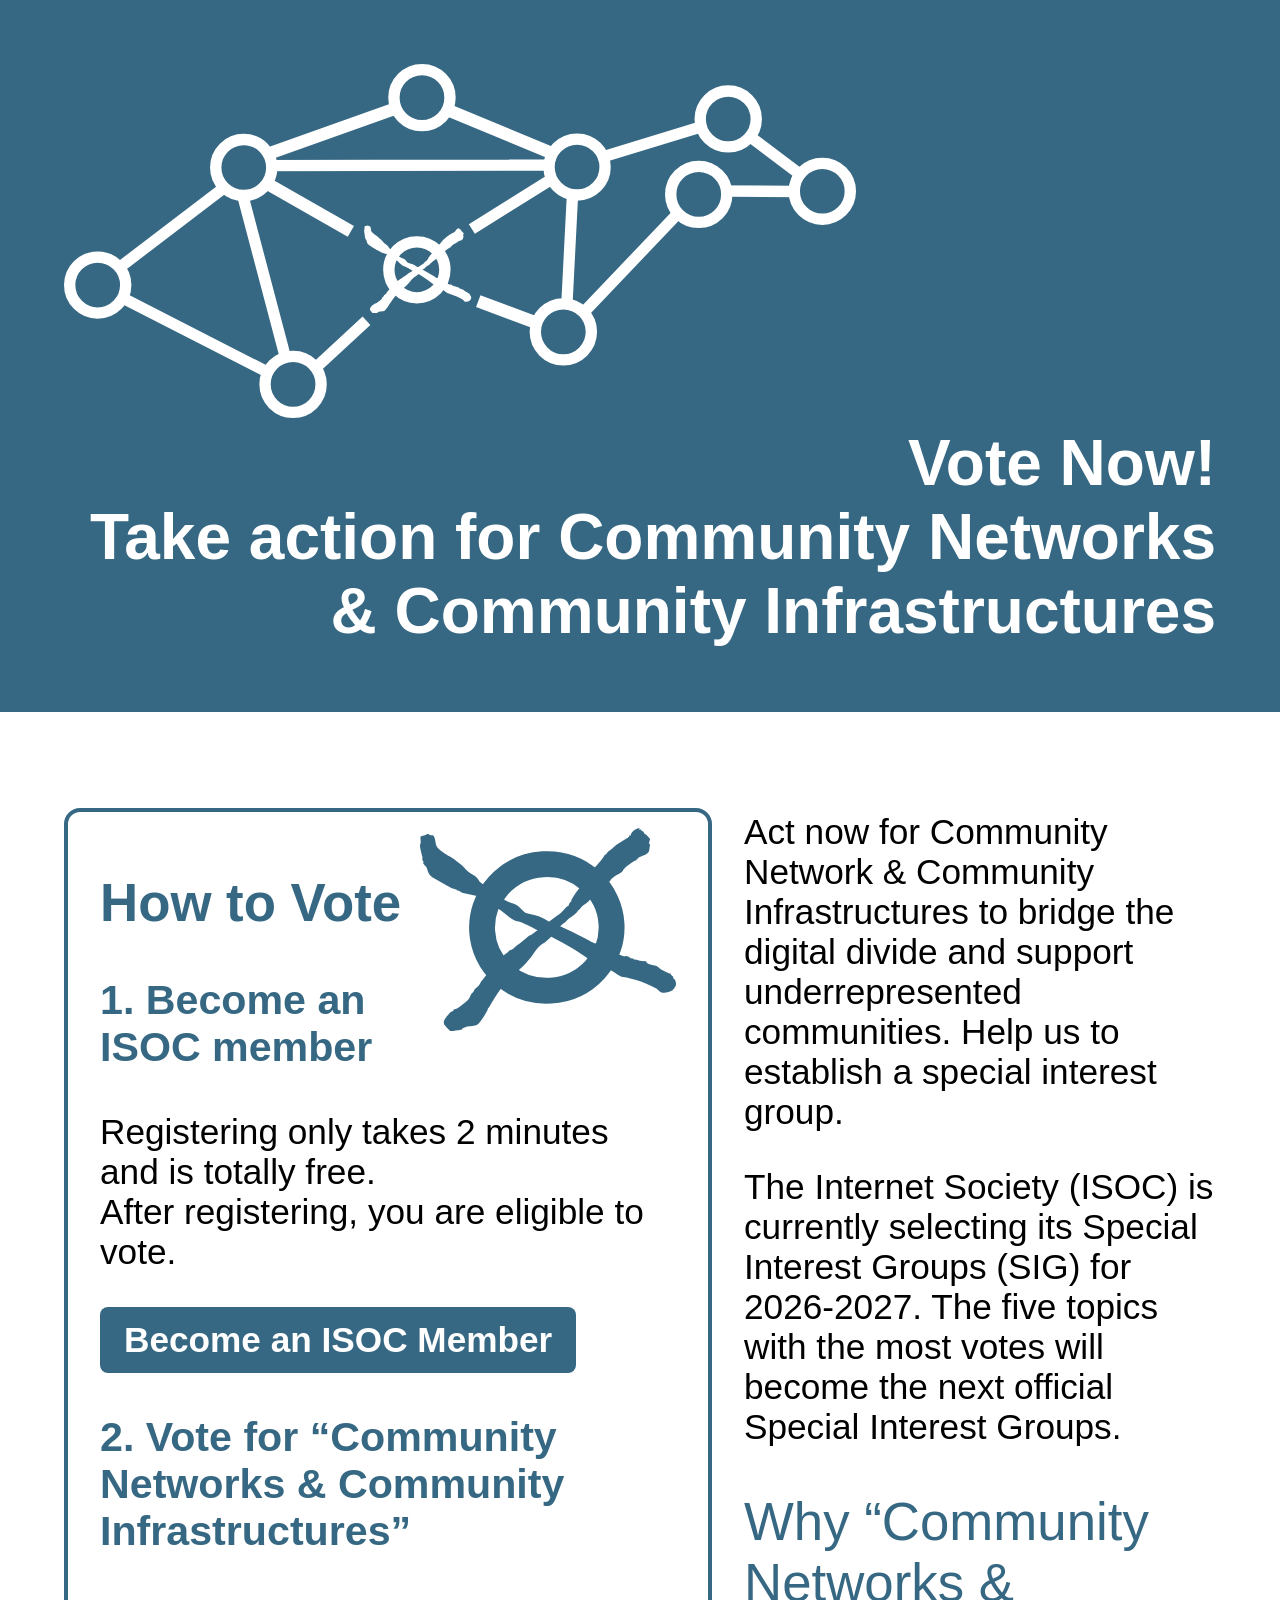
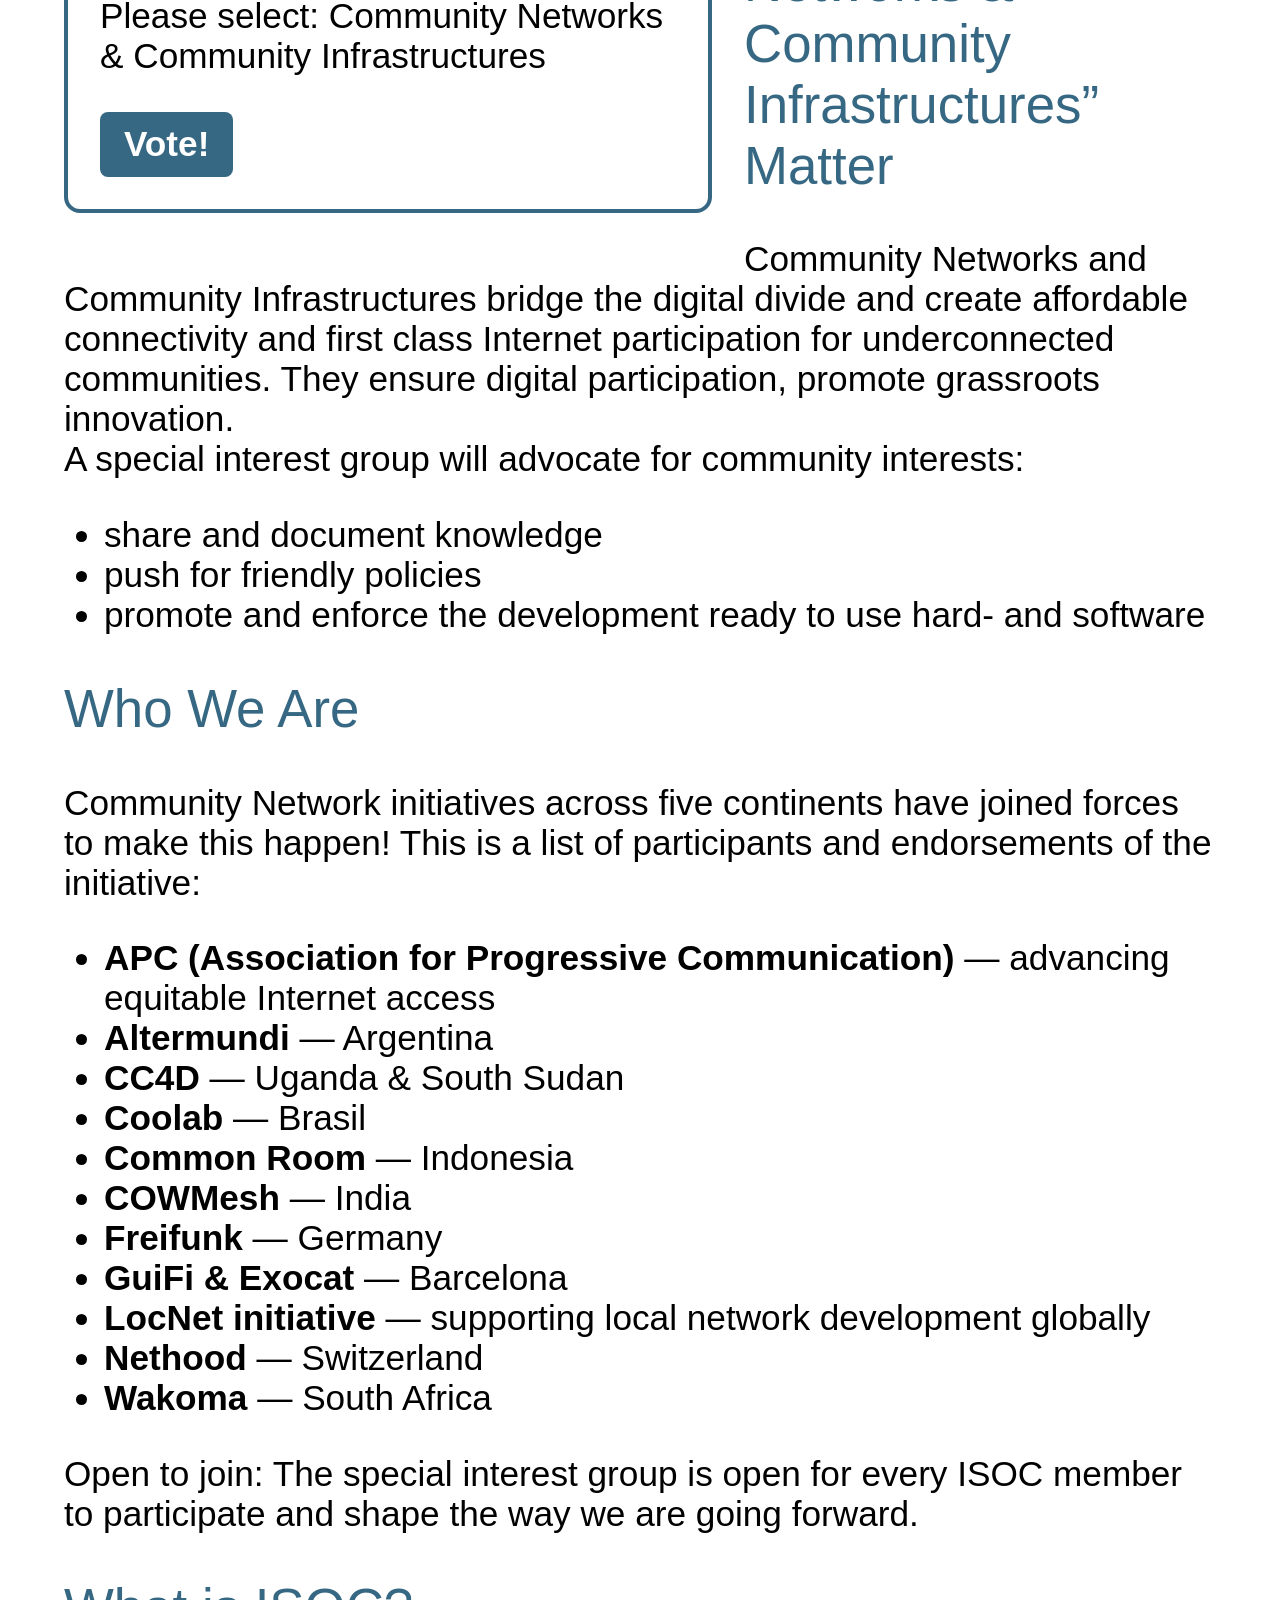
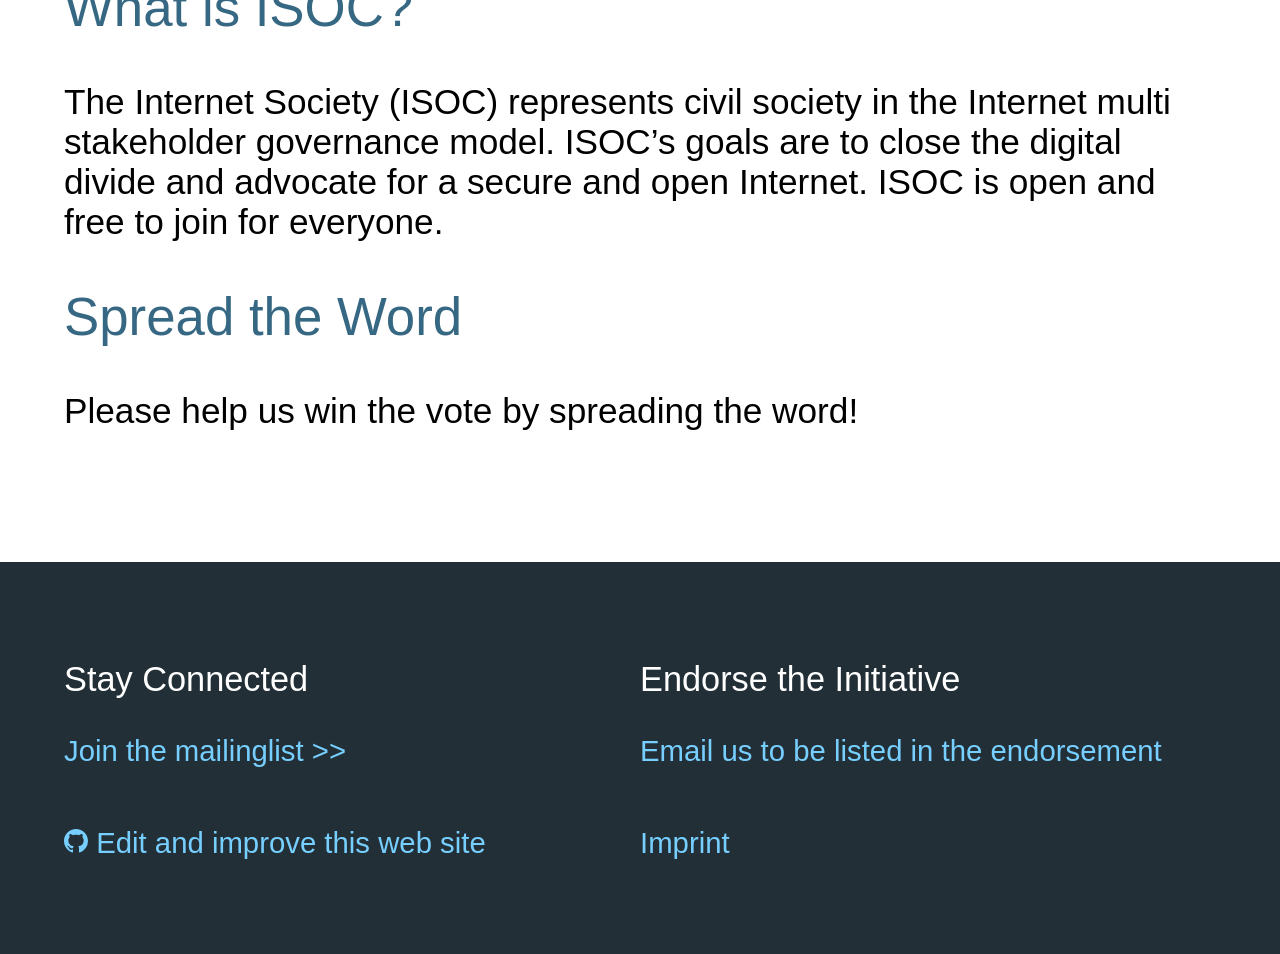
<file: index.html>
<!DOCTYPE html>
<html lang="en">

<head>
  <meta charset="UTF-8" />
  <meta name="viewport" content="width=device-width, initial-scale=1.0" />
  <title>Vote Now! Community Networks & Community Infrastructures</title>
  <link rel="stylesheet" href="vote-now.css" type="text/css">

  <meta property="og:url" content="https://isoc-sig.beta.freifunk.net/vote-now.html">
  <meta property="og:site_name"
    content="Community Networks & Community Infrastructures Special Interest Group Initiative">
  <meta property="og:title" content="Vote Now! for Community Networks & Community Infrastructures">
  <meta property="og:description"
    content="Help us win the vote for an ISOC Special Interest Group for Community Networks & Community Infrastructures">
  <meta property="og:image:width" content="1024">
  <meta property="og:image:height" content="683">
  <meta property="og:image" content="https://isoc-sig.beta.freifunk.net/vote-now.jpg">
  <meta property="og:image:secure_url" content="https://isoc-sig.beta.freifunk.net/vote-now.jpg">
  <meta property="og:image:type" content="image/jpeg" />
  <meta property="og:locale" content="en">
  <meta property="og:type" content="website">

  <meta name="twitter:card" content="summary">
  <meta name="twitter:title" content="Vote Now! for Community Networks & Community Infrastructures">
  <meta name="twitter:description"
    content="Help us win the vote for an ISOC Special Interest Group for Community Networks & Community Infrastructures">
  <meta name="twitter:image" content="https://isoc-sig.beta.freifunk.net/vote-now.jpg">

</head>

<body>
  <header>
    <p class="network">
      <img src="network-header.svg" alt="Vote Now! for Community Networks & Community Infrastructures" />
    </p>
    <h1>Vote Now!<br />
      Take action for Community Networks & Community Infrastructures</h1>

  </header>

  <main>


    <section id="how-to-vote">
      <img src="vote.svg" alt="" class="vote">
      <h2>How to Vote</h2>
      <div>
        <h3><span class="number">1.</span> Become an ISOC member</h3>
        <p>Registering only takes 2 minutes and is totally free.<br />
          After registering, you are eligible to vote.</p>
        <a class="button" target="_blank" href="https://www.internetsociety.org/become-a-member/">Become an ISOC
          Member</a>
      </div>
      <div>
        <h3><span class="number">2.</span> Vote for “Community Networks & Community Infrastructures”</h3>
        <p>Please select: Community Networks & Community Infrastructures</p>
        <a class="button" target="_blank" href="https://www.surveymonkey.com/r/sigvote">Vote!</a>
      </div>
    </section>

    <section id="introduction">
      <p>Act now for Community Network & Community Infrastructures to bridge the digital divide and support
        underrepresented communities. Help us to establish a special interest group.</p>
      <p>The Internet Society (ISOC) is currently selecting its Special Interest Groups (SIG) for 2026-2027. The five
        topics with the most votes will become the next official Special Interest Groups.</p>
    </section>

    <section id="why">
      <h2>Why “Community Networks & Community Infrastructures” Matter</h2>
      <p>Community Networks and Community Infrastructures bridge the digital divide and create affordable connectivity
        and
        first class Internet participation for underconnected communities. They ensure digital participation, promote
        grassroots innovation.<br />
        A special interest group will advocate for community interests:</p>
      <ul>
        <li>share and document knowledge</li>
        <li>push for friendly policies</li>
        <li>promote and enforce the development ready to use hard- and software</li>
      </ul>
    </section>

    <section id="who-we-are">
      <h2>Who We Are</h2>
      <p>Community Network initiatives across five continents have joined forces to make this happen!
        This is a list of participants and endorsements of the initiative:
      </p>
      <ul>
        <li><strong>APC (Association for Progressive Communication)</strong> — advancing equitable Internet access</li>
        <li><strong>Altermundi</strong> — Argentina</li>
        <li><strong>CC4D</strong> — Uganda & South Sudan</li>
        <li><strong>Coolab</strong> — Brasil</li>
        <li><strong>Common Room</strong> — Indonesia</li>
        <li><strong>COWMesh</strong> — India</li>
        <li><strong>Freifunk</strong> — Germany</li>
        <li><strong>GuiFi & Exocat</strong> — Barcelona</li>
        <li><strong>LocNet initiative</strong> — supporting local network development globally</li>
        <li><strong>Nethood</strong> — Switzerland</li>
        <li><strong>Wakoma</strong> — South Africa</li>
      </ul>
      <p>Open to join: The special interest group is open for every ISOC member to participate and shape the way we are
        going forward.
      </p>
    </section>

    <section id="what-is-isoc">
      <h2>What is ISOC?</h2>
      <p>The Internet Society (ISOC) represents civil society in the Internet multi stakeholder governance model. ISOC’s
        goals are to close the digital divide and advocate for a secure and open Internet. ISOC is open and free to join
        for everyone.
      </p>
    </section>

    <section id="spread-the-word">
      <h2>Spread the Word</h2>
      <p>Please help us win the vote by spreading the word!</p>
    </section>
  </main>

  <footer>
    <div class="flex">
      <div>
        <h3>Stay Connected</h3>
        <p><a href="mailto:isoc-cnci-sig@freifunk.net" target="_blank">Join the mailinglist &gt;&gt;</a></p>

      </div>
      <div>
        <h3>Endorse the Initiative</h3>
        <p><a href="mailto:isoc-cnci-sig@networkcommons.org">Email us to be listed in the endorsement</a>
        </p>
      </div>
      <div>
        <p>
          <a href="https://github.com/NetworkCommons/CNCI-ISOC-SIG">
            <svg height="24" width="24" viewBox="0 0 16 16" fill="currentColor" aria-label="GitHub">
              <path
                d="M8 0C3.58 0 0 3.58 0 8c0 3.54 2.29 6.53 5.47 7.59.4.07.55-.17.55-.38 0-.19-.01-.82-.01-1.49-2.01.37-2.53-.49-2.69-.94-.09-.23-.48-.94-.82-1.13-.28-.15-.68-.52-.01-.53.63-.01 1.08.58 1.23.82.72 1.21 1.87.87 2.33.66.07-.52.28-.87.51-1.07-1.78-.2-3.64-.89-3.64-3.95 0-.87.31-1.59.82-2.15-.08-.2-.36-1.02.08-2.12 0 0 .67-.21 2.2.82.64-.18 1.32-.27 2-.27.68 0 1.36.09 2 .27 1.53-1.04 2.2-.82 2.2-.82.44 1.1.16 1.92.08 2.12.51.56.82 1.27.82 2.15 0 3.07-1.87 3.75-3.65 3.95.29.25.54.73.54 1.48 0 1.07-.01 1.93-.01 2.2 0 .21.15.46.55.38A8.013 8.013 0 0016 8c0-4.42-3.58-8-8-8z">
              </path>
            </svg>
            Edit and improve this web site</a>
        </p>
      </div>
      <div>
        <p><a href="https://foerderverein.freie-netzwerke.de/impressum/">Imprint</a></p>
      </div>
    </div>

  </footer>
</body>

</html>
</file>
<file: vote-now.css>
:root {
    --highlight-color: #366883;
    --highlight-contrast: #ffffff;
    --font-family: 'Hind', Helvetica, Arial, sans-serif;
    --page-width: 88rem;
    --footer-background: #232f36;
    --footer-text-color: #ffffff;
    --footer-link-color: #76cfff;
}

@media screen and (max-width: 1120px) {
    :root {
        font-size: 10px;
    }
}

body {
    margin: 0;
    font-family: Hind, Helvetica, Arial, sans-serif;
    font-weight: 300;
    letter-spacing: 0;
    font-size: 2.2rem;
}

h1,
h2,
h3,
h4,
h5,
h6 {
    font-weight: 300;
}

a {
    color: var(--highlight-color);
    text-decoration: none;
}

a:hover {
    text-decoration: underline;
}

header {
    background-color: var(--highlight-color);
    color: var(--highlight-contrast);
    padding: 4rem;
}

@media screen and (max-width: 1120px) {
    header {
        padding: 2rem;
    }
}

header h1,
header p {
    max-width: var(--page-width);
    margin: auto;
}

header h1 {
    font-size: 4rem;
    font-weight: bold;
    text-align: right;
}

header p {
    text-align: left;
}

header p img {
    max-width: 100%;
}


main {
    max-width: var(--page-width);
    margin: auto;
    padding: 4rem;
}

@media screen and (max-width: 1120px) {
    main {
        padding: 2rem;
    }
}

main h1,
main h2,
main h3 {
    color: var(--highlight-color);
}


/* How To Vote */
#how-to-vote {
    border: 4px solid var(--highlight-color);
    padding: 2rem;
    padding-top: 1rem;
    border-radius: 1rem;
    margin-top: 2rem;
    margin-bottom: 2rem;
}

@media screen and (min-width: 1120px) {
    #how-to-vote {
        float: left;
        width: 50%;
        margin-right: 2rem;
    }
}

#how-to-vote .vote {
    display: block;
    float: right;
    width: 16rem;
}

#how-to-vote h2 {
    font-weight: bold;
}

#how-to-vote h3 {
    font-weight: bold;
}

a.button {
    display: inline-block;
    background-color: var(--highlight-color);
    color: var(--highlight-contrast);
    padding: 0.8rem 1.5rem;
    border-radius: 8px;
    text-decoration: none;
    font-weight: bold;
    transition-duration: 0.4s;
}

a.button:hover {
    box-shadow: 12px 12px 2px 1px rgba(0, 0, 0, 0.6);
}

footer {
    background-color: var(--footer-background);
    color: var(--footer-text-color);
    padding: 4rem;
    padding-bottom: 4rem;
    margin-top: 2rem;
    font-size: smaller;
}

footer a {
    color: var(--footer-link-color);
}

footer .flex {
    max-width: var(--page-width);
    margin: auto;
}

@media screen and (min-width: 1120px) {
    footer .flex {
        display: flex;
        flex-wrap: wrap;
    }

    footer .flex div {
        width: 50%;
    }
}

@media screen and (max-width: 1120px) {
    footer {
        padding: 2rem;
    }
}
</file>
